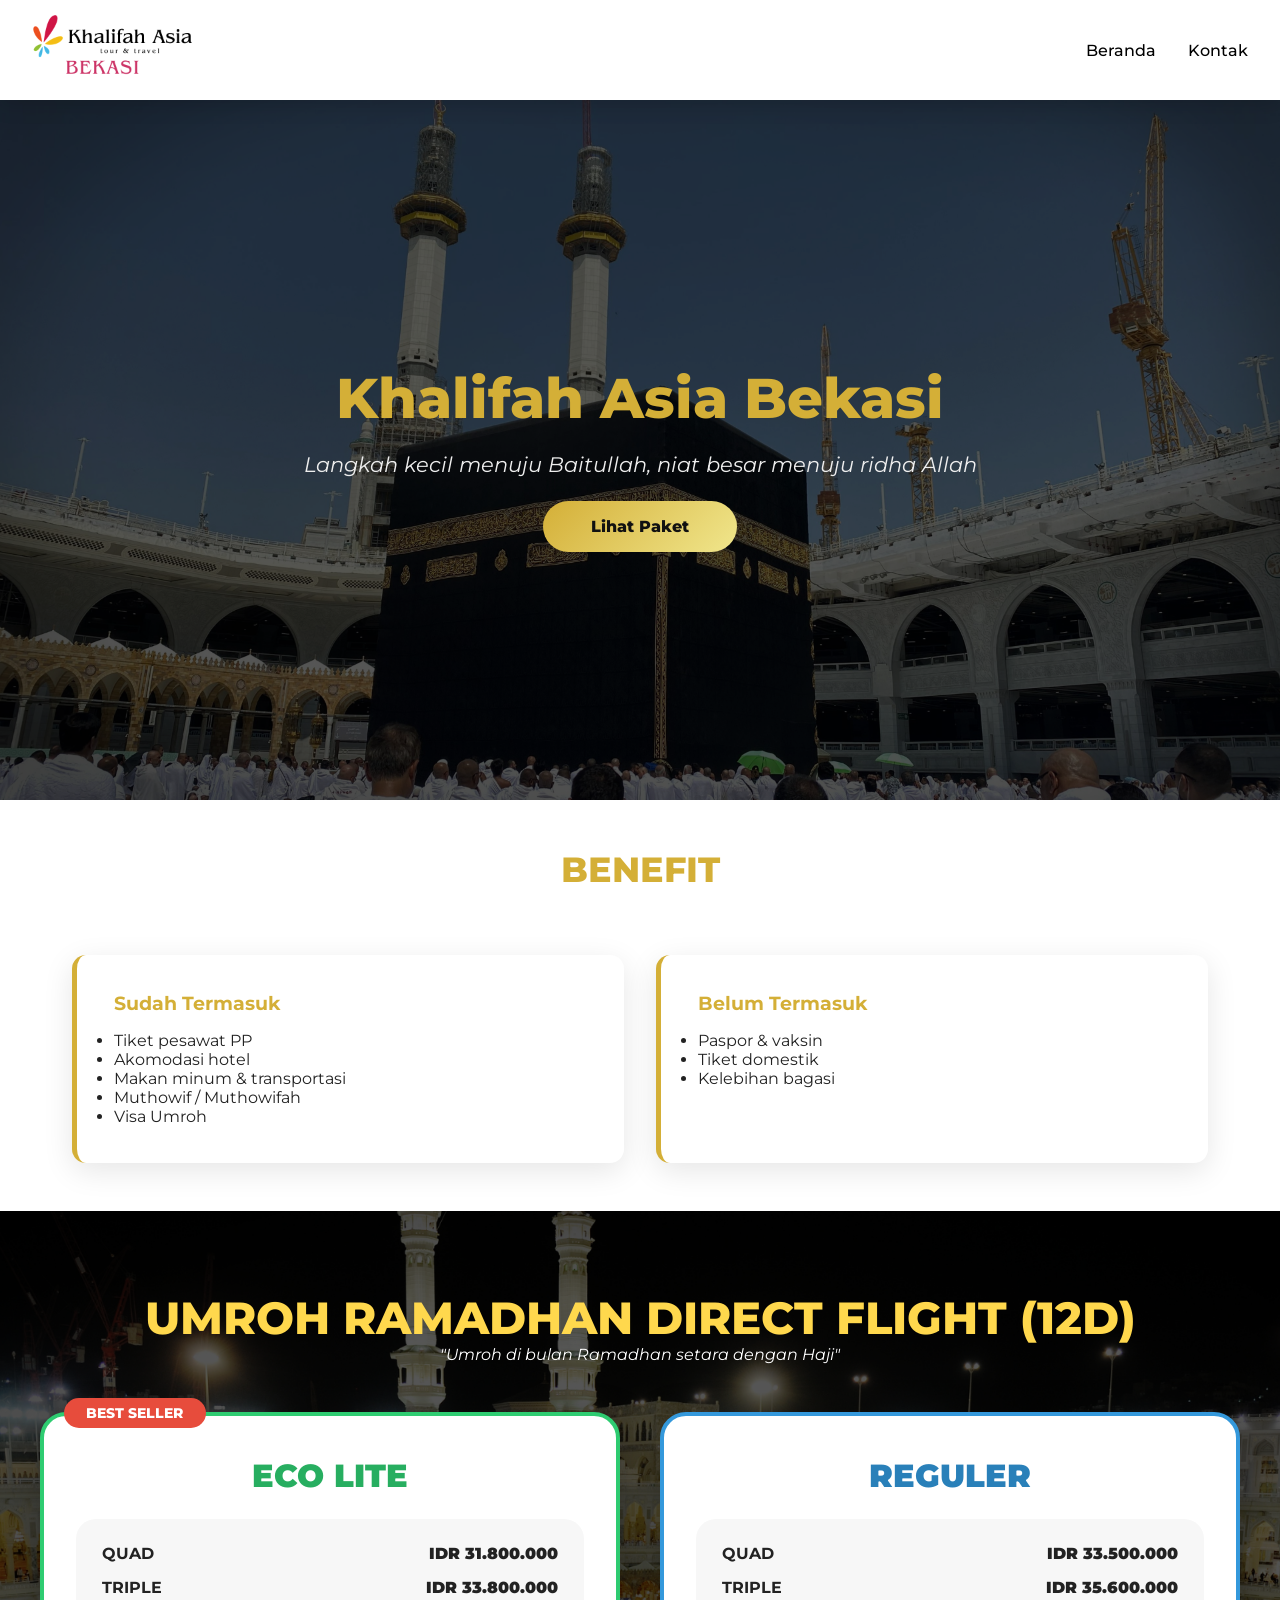
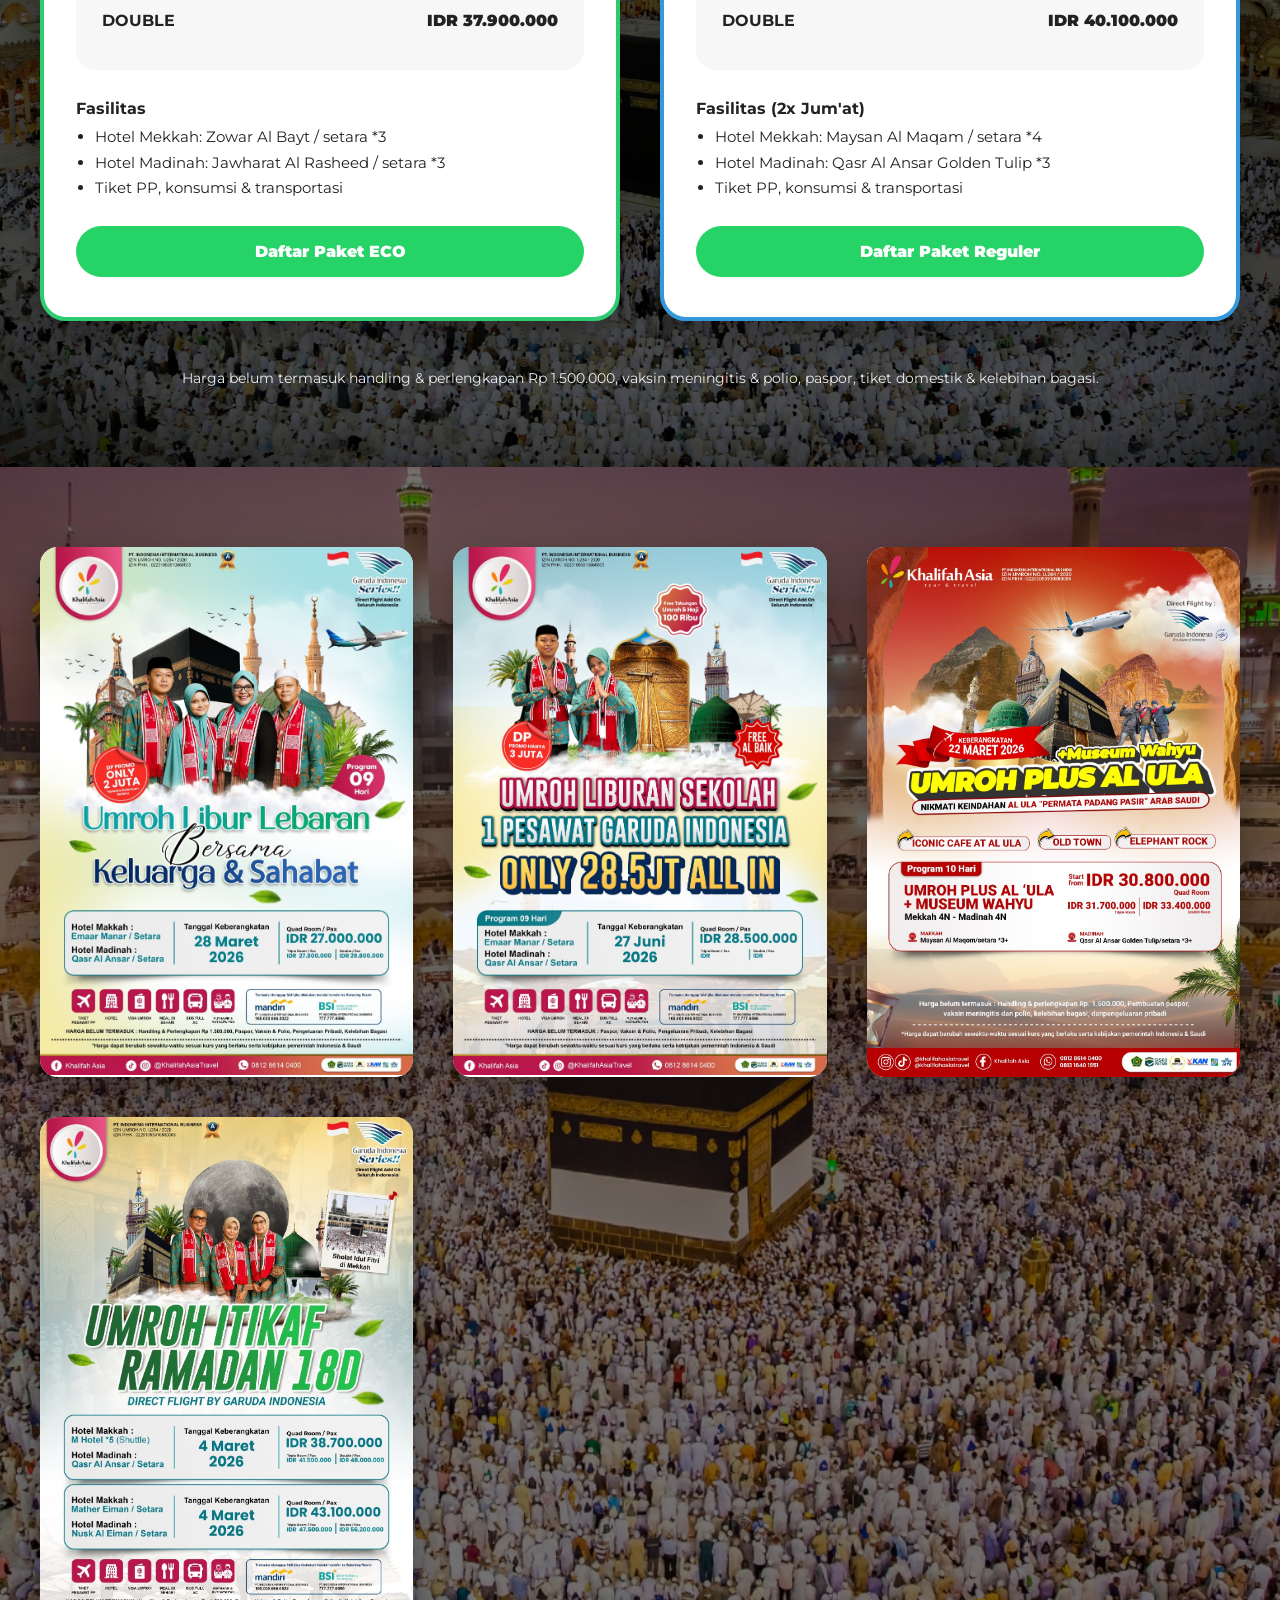
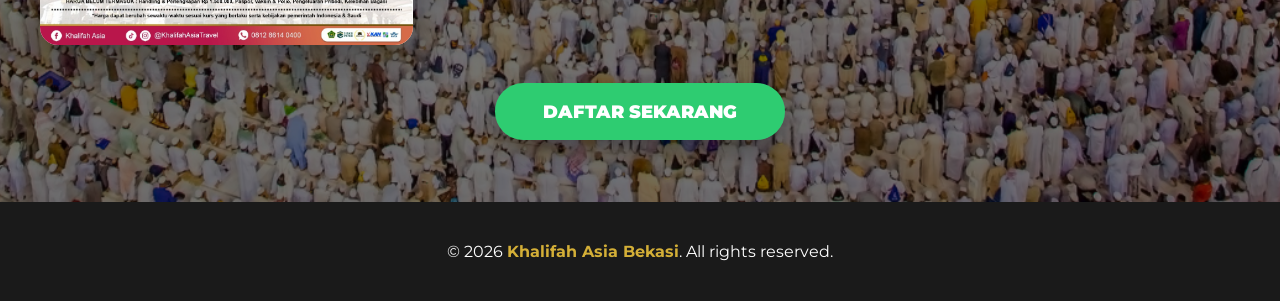
<file: index.html>
<!DOCTYPE html>
<html lang="id">
<head>
<meta charset="UTF-8">
<meta name="viewport" content="width=device-width, initial-scale=1.0">
<title>Khalifah Asia Bekasi</title>
<link rel="icon" type="image/png" href="icon.png">
<link href="https://fonts.googleapis.com/css2?family=Montserrat:wght@400;500;600;700;800&display=swap" rel="stylesheet">
<link rel="stylesheet" type="text/css" href="style.css">
</head>

<body>

<header>
<nav>
    <div class="logo">
        <img src="Khalifah Bekasi.png" alt="Khalifah Logo">
    </div>
    <ul class="nav-links">
        <li><a href="index.html">Beranda</a></li>
        <li><a href="https://wa.me/62817843531">Kontak</a></li>
    </ul>
</nav>
</header>

<section class="hero-home" id="home">
    <div class="content">
        <h1>Khalifah Asia Bekasi</h1>
        <p>Langkah kecil menuju Baitullah, niat besar menuju ridha Allah</p>
        <a href="#paket" class="btn">Lihat Paket</a>
    </div>
</section>

<h2 class="benefit-title">BENEFIT</h2>

<section class="features">
    <div class="feature-card">
        <h3>Sudah Termasuk</h3>
        <ul>
            <li>Tiket pesawat PP</li>
            <li>Akomodasi hotel</li>
            <li>Makan minum & transportasi</li>
            <li>Muthowif / Muthowifah</li>
            <li>Visa Umroh</li>
        </ul>
    </div>

    <div class="feature-card">
        <h3>Belum Termasuk</h3>
        <ul>
            <li>Paspor & vaksin</li>
            <li>Tiket domestik</li>
            <li>Kelebihan bagasi</li>
        </ul>
    </div>
</section>

<section class="poster-paket" id="paket">
  <div class="poster-title">
    <h2>UMROH RAMADHAN DIRECT FLIGHT (12D)</h2>
    <p>"Umroh di bulan Ramadhan setara dengan Haji"</p>
  </div>

  <div class="poster-grid">

    <div class="poster-box eco">
      <span class="poster-badge">BEST SELLER</span>
      <div class="poster-name">ECO LITE</div>

      <div class="poster-price">
        <div class="poster-row"><span>QUAD</span><span>IDR 31.800.000</span></div>
        <div class="poster-row"><span>TRIPLE</span><span>IDR 33.800.000</span></div>
        <div class="poster-row"><span>DOUBLE</span><span>IDR 37.900.000</span></div>
      </div>

      <div class="poster-fasilitas">
        <h4>Fasilitas</h4>
        <ul>
          <li>Hotel Mekkah: Zowar Al Bayt / setara *3</li>
          <li>Hotel Madinah: Jawharat Al Rasheed / setara *3</li>
          <li>Tiket PP, konsumsi & transportasi</li>
        </ul>
      </div>

      <a href="https://whatsform.com/_acrhg" class="poster-cta">
        Daftar Paket ECO
      </a>
    </div>

    <div class="poster-box reg">
      <div class="poster-name">REGULER</div>

      <div class="poster-price">
        <div class="poster-row"><span>QUAD</span><span>IDR 33.500.000</span></div>
        <div class="poster-row"><span>TRIPLE</span><span>IDR 35.600.000</span></div>
        <div class="poster-row"><span>DOUBLE</span><span>IDR 40.100.000</span></div>
      </div>

      <div class="poster-fasilitas">
        <h4>Fasilitas (2x Jum'at)</h4>
        <ul>
          <li>Hotel Mekkah: Maysan Al Maqam / setara *4</li>
          <li>Hotel Madinah: Qasr Al Ansar Golden Tulip *3</li>
          <li>Tiket PP, konsumsi & transportasi</li>
        </ul>
      </div>

      <a href="https://whatsform.com/ksay28" class="poster-cta">
        Daftar Paket Reguler
      </a>
    </div>

  </div>

  <div class="poster-note">
    Harga belum termasuk handling & perlengkapan Rp 1.500.000, vaksin meningitis & polio,
    paspor, tiket domestik & kelebihan bagasi.
  </div>

</section>


<section class="other-paket">

  <div class="other-grid">

    <div class="other-card">
      <img src="umrohliburanlebaran.jpeg" alt="Umroh Libur Lebaran">
    </div>

    <div class="other-card">
      <img src="umrah liburan sekolah.jpeg" alt="Umroh Liburan Sekolah">
    </div>

    <div class="other-card">
      <img src="umrohplus auula.jpeg" alt="Umroh Plus Al Ula">
    </div>

    <div class="other-card">
      <img src="umrah ikhtikaf.jpeg" alt="Umroh ikhtikaf">
    </div>

  </div>

  <div class="other-cta">
    <a href="https://whatsform.com/ivhFq4">DAFTAR SEKARANG</a>
  </div>

</section>

<footer>
    <p>&copy; 2026 <span>Khalifah Asia Bekasi</span>. All rights reserved.</p>
</footer>
</body>
</html>
</file>
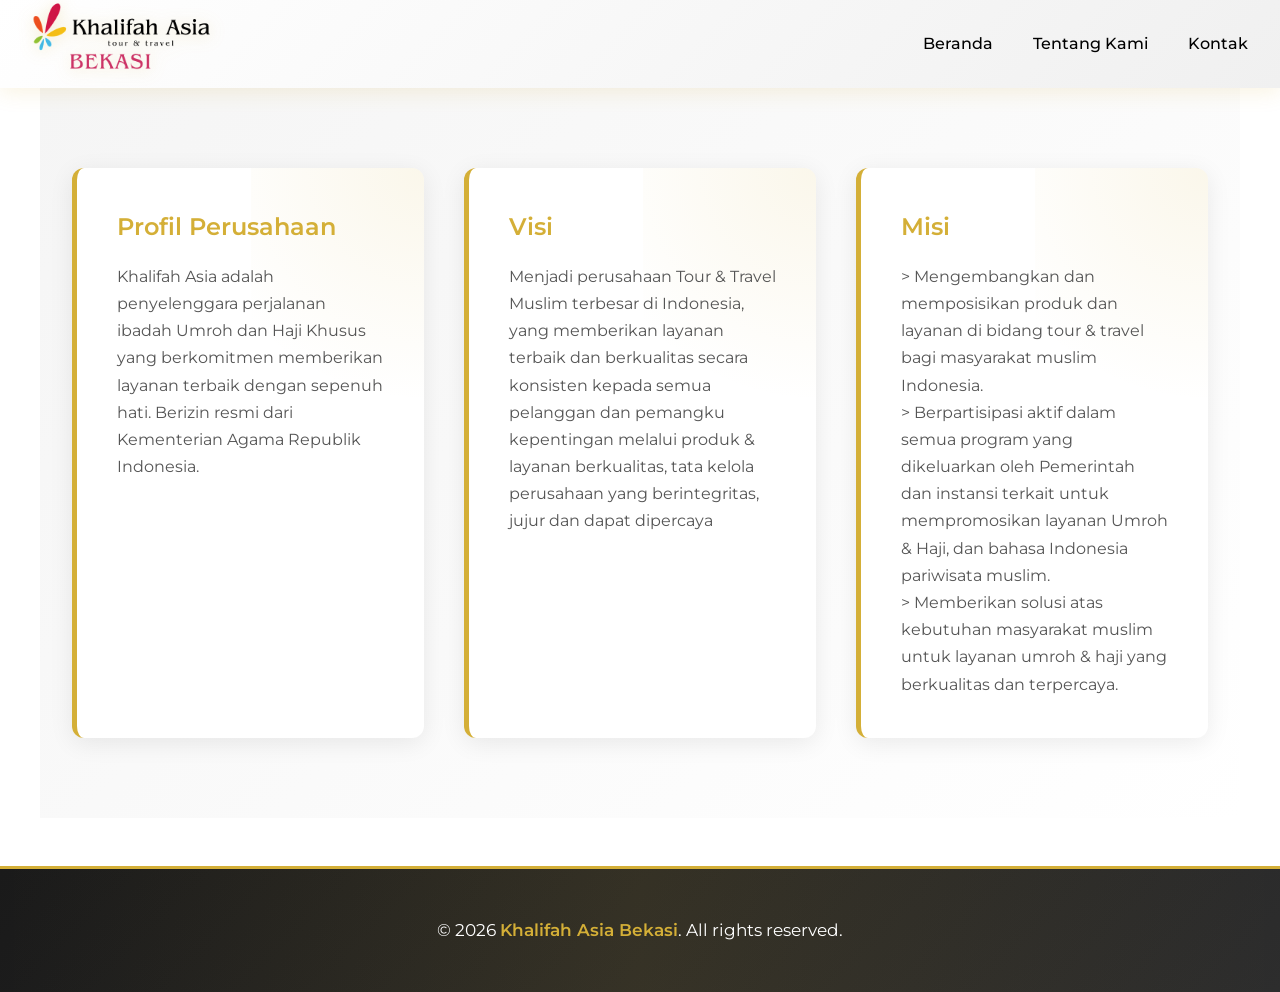
<file: tentang.html>
<!DOCTYPE html>
<html lang="en">
<head>
    <meta charset="UTF-8">
    <meta name="viewport" content="width=device-width, initial-scale=1.0">
    <title>Khalifah Asia Bekasi</title>
    <link rel="icon" type="image/png" href="icon.png">
    <link rel="preconnect" href="https://fonts.googleapis.com">
    <link rel="preconnect" href="https://fonts.gstatic.com" crossorigin>
    <link href="https://fonts.googleapis.com/css2?family=Montserrat:wght@400;500;700&display=swap" rel="stylesheet">
    <style>
        * {
            margin: 0;
            padding: 0;
            box-sizing: border-box;
        }

        body {
            font-family: 'Montserrat', sans-serif;
            color: #333;
            line-height: 1.6;
            scroll-behavior: smooth;
        }

        header {
            background: linear-gradient(135deg, #ffffff 0%, #f0f0f0 100%);
            padding: 1.2rem 0;
            position: sticky;
            top: 0;
            box-shadow: 0 4px 20px rgba(212, 175, 55, 0.15);
            z-index: 100;
            backdrop-filter: blur(10px);
        }

        nav {
            display: flex;
            justify-content: space-between;
            align-items: center;
            max-width: 1400px;
            margin: 0 auto;
            padding: 0 2rem;
            height: 50px;
        }

        .logo img {
            height: 100px;
            filter: drop-shadow(0 2px 8px rgba(212, 175, 55, 0.3));
            transition: transform 0.3s ease;
        }

        .logo img:hover {
            transform: scale(1.05);
        }

        .nav-links {
            display: flex;
            list-style: none;
            gap: 2.5rem;
        }

        .nav-links a {
            color: #000000;
            text-decoration: none;
            transition: all 0.3s ease;
            font-weight: 500;
            position: relative;
            padding-bottom: 0.5rem;
        }

        .nav-links a::after {
            content: '';
            position: absolute;
            bottom: 0;
            left: 0;
            width: 0;
            height: 2px;
            background: linear-gradient(90deg, #d4af37, #f0e68c);
            transition: width 0.3s ease;
        }

        .nav-links a:hover::after {
            width: 100%;
        }

        .nav-links a:hover {
            color: #d4af37;
        }

        .hero {
            background: linear-gradient(135deg, rgba(212, 175, 55, 0.1) 0%, rgba(240, 230, 140, 0.05) 100%), url('khalifahbg.png') no-repeat center center/cover;
            color: rgb(255, 255, 255);
            padding: 10rem 2rem;
            text-align: center;
            min-height: 700px;
            display: flex;
            align-items: center;
            justify-content: center;
            position: relative;
            overflow: hidden;
        }

        .hero::before {
            content: '';
            position: absolute;
            top: 0;
            left: 0;
            right: 0;
            bottom: 0;
            background: radial-gradient(circle at 20% 50%, rgba(212, 175, 55, 0.1) 0%, transparent 50%);
            animation: float 6s ease-in-out infinite;
        }

        .hero-content {
            position: relative;
            z-index: 2;
            animation: fadeInUp 0.8s ease;
        }

        .hero-content h1 {
            font-size: 3.5rem;
            margin-bottom: 1.5rem;
            background: linear-gradient(135deg, #d4af37, #f0e68c);
            -webkit-background-clip: text;
            -webkit-text-fill-color: transparent;
            background-clip: text;
            font-weight: 700;
            letter-spacing: 1px;
        }

        .hero-content p {
            font-size: 1.4rem;
            margin-bottom: 2.5rem;
            color: #e8e8e8;
            font-style: italic;
            letter-spacing: 0.5px;
            text-shadow: 0 2px 10px rgba(0, 0, 0, 0.3);
        }

        .btn {
            display: inline-block;
            background: linear-gradient(135deg, #d4af37 0%, #f0e68c 100%);
            color: #1a1a1a;
            padding: 1rem 3rem;
            text-decoration: none;
            border-radius: 50px;
            font-weight: bold;
            transition: all 0.3s ease;
            text-transform: uppercase;
            letter-spacing: 1.5px;
            box-shadow: 0 5px 20px rgba(212, 175, 55, 0.4);
            position: relative;
            overflow: hidden;
        }

        .btn::before {
            content: '';
            position: absolute;
            top: 0;
            left: -100%;
            width: 100%;
            height: 100%;
            background: rgba(255, 255, 255, 0.3);
            transition: left 0.3s ease;
        }

        .btn:hover::before {
            left: 100%;
        }

        .btn:hover {
            transform: translateY(-4px);
            box-shadow: 0 10px 30px rgba(212, 175, 55, 0.6);
        }

        .features {
            background: linear-gradient(135deg, #f5f5f5 0%, #ffffff 100%);
            padding: 5rem 2rem;
            max-width: 1200px;
            margin: 0 auto;
            display: grid;
            grid-template-columns: repeat(auto-fit, minmax(300px, 1fr));
            gap: 2.5rem;
            position: relative;
        }

        .feature-card {
            background: white;
            padding: 2.5rem;
            border-radius: 12px;
            border-left: 5px solid #d4af37;
            box-shadow: 0 5px 25px rgba(0, 0, 0, 0.08);
            transition: all 0.3s ease;
            position: relative;
            overflow: hidden;
        }

        .feature-card::before {
            content: '';
            position: absolute;
            top: -50%;
            right: -50%;
            width: 100%;
            height: 100%;
            background: radial-gradient(circle, rgba(212, 175, 55, 0.1) 0%, transparent 70%);
            transition: all 0.3s ease;
        }

        .feature-card:hover::before {
            top: -10%;
            right: -10%;
        }

        .feature-card:hover {
            transform: translateY(-12px);
            box-shadow: 0 20px 50px rgba(212, 175, 55, 0.3);
        }

        .feature-card h3 {
            color: #d4af37;
            margin-bottom: 1rem;
            font-size: 1.5rem;
            font-weight: 600;
            position: relative;
            z-index: 1;
        }

        .feature-card p {
            color: #555;
            font-size: 1rem;
            line-height: 1.7;
            position: relative;
            z-index: 1;
        }

        footer {
            background: linear-gradient(135deg, #1a1a1a 0%, #2d2d2d 100%);
            color: white;
            text-align: center;
            padding: 3rem 2rem;
            margin-top: 3rem;
            border-top: 3px solid #d4af37;
            position: relative;
            overflow: hidden;
        }

        footer::before {
            content: '';
            position: absolute;
            top: 0;
            left: 0;
            right: 0;
            bottom: 0;
            background: linear-gradient(90deg, transparent, rgba(212, 175, 55, 0.1), transparent);
            animation: shimmer 3s infinite;
        }

        footer p {
            margin: 0;
            font-size: 1.05rem;
            position: relative;
            z-index: 1;
        }

        footer span {
            color: #d4af37;
            font-weight: 600;
        }

        @keyframes fadeInUp {
            from {
                opacity: 0;
                transform: translateY(20px);
            }
            to {
                opacity: 1;
                transform: translateY(0);
            }
        }

        @keyframes float {
            0%, 100% {
                transform: translateY(0px);
            }
            50% {
                transform: translateY(20px);
            }
        }

        @keyframes shimmer {
            0% {
                left: -100%;
            }
            100% {
                left: 100%;
            }
        }

        @media (max-width: 768px) {
            .hero-content h1 {
                font-size: 2.2rem;
            }

            .hero-content p {
                font-size: 1.1rem;
            }

            .nav-links {
                gap: 1.5rem;
            }
        }
    </style>
</head>
<body>
    <header>
        <nav>
            <div class="logo"><img src="Khalifah Bekasi.png" alt="Khalifah icon"></div>
            <ul class="nav-links">
                <li><a href="index.html">Beranda</a></li>
                <li><a href="tentang.html">Tentang Kami</a></li>
                <li><a href="https://wa.me/62817843531">Kontak</a></li>
            </ul>
        </nav>
    </header>
    
    <section class="features" id="features">
        <div class="feature-card">
            <h3>Profil Perusahaan</h3>
            <p>Khalifah Asia adalah penyelenggara perjalanan ibadah Umroh dan Haji Khusus yang berkomitmen memberikan layanan terbaik dengan sepenuh hati. Berizin resmi dari Kementerian Agama Republik Indonesia.</p>
        </div>
        <div class="feature-card">
            <h3>Visi</h3>
            <p>Menjadi perusahaan Tour & Travel Muslim terbesar di Indonesia, yang memberikan layanan terbaik dan berkualitas secara konsisten kepada semua pelanggan dan pemangku kepentingan melalui produk & layanan berkualitas, tata kelola perusahaan yang berintegritas, jujur dan dapat dipercaya</p>
        </div>
        <div class="feature-card">
            <h3>Misi</h3>
            <p>> Mengembangkan dan memposisikan produk dan layanan di bidang tour & travel bagi masyarakat muslim Indonesia.</p>
            <p>> Berpartisipasi aktif dalam semua program yang dikeluarkan oleh Pemerintah dan instansi terkait untuk mempromosikan layanan Umroh & Haji, dan bahasa Indonesia pariwisata muslim.</p>
            <p>> Memberikan solusi atas kebutuhan masyarakat muslim untuk layanan umroh & haji yang berkualitas dan terpercaya.</p>
        </div>
    </section>
    
    <footer id="contact">
        <p>&copy; 2026 <span>Khalifah Asia Bekasi</span>. All rights reserved.</p>
    </footer>
</body>
</html>
</file>
<file: style.css>
*{
    margin:0;
    padding:0;
    box-sizing:border-box;
}

body{
    font-family:'Montserrat',sans-serif;
    color:#222;
    scroll-behavior:smooth;
}

header{
    background:#fff;
    position:sticky;
    top:0;
    z-index:100;
    box-shadow:0 4px 20px rgba(0,0,0,.15);
}

nav{
    display:flex;
    justify-content:space-between;
    align-items:center;
    max-width:1400px;
    margin:auto;
    padding:0 2rem;
    height:100px;
}

.logo img{
    height:90px;
}

.nav-links{
    list-style:none;
    display:flex;
    gap:2rem;
}

.nav-links a{
    text-decoration:none;
    color:#000;
    font-weight:500;
    position:relative;
    padding-bottom:.4rem;
}

.nav-links a::after{
    content:'';
    position:absolute;
    bottom:0;
    left:0;
    width:0;
    height:2px;
    background:#d4af37;
    transition:.2s;
}

.nav-links a:hover::after{
    width:100%;
}

.nav-links a:hover{
    color:#d4af37;
}

.hero-home{
    background:url('khalifahbg.png') center/cover no-repeat;
    min-height:700px;
    display:flex;
    align-items:center;
    justify-content:center;
    text-align:center;
    position:relative;
}

.hero-home::after{
    content:'';
    position:absolute;
    inset:0;
    background:rgba(0,0,0,.45);
}

.hero-home .content{
    position:relative;
    z-index:2;
}

.hero-home h1{
    font-size:3.5rem;
    color:#d4af37;
    font-weight:800;
}

.hero-home p{
    font-size:1.3rem;
    color:#eee;
    margin:1.2rem 0 2.5rem;
    font-style:italic;
}

.btn{
    background:linear-gradient(135deg,#d4af37,#f0e68c);
    color:#111;
    padding:1rem 3rem;
    border-radius:50px;
    text-decoration:none;
    font-weight:800;
    transition:.3s;
}

.btn:hover{
    transform:translateY(-4px);
}

.benefit-title{
    text-align:center;
    margin:3rem 0 1rem;
    color:#d4af37;
    font-size:2.2rem;
    font-weight:800;
}

.features{
    max-width:1200px;
    margin:auto;
    padding:3rem 2rem;
    display:grid;
    grid-template-columns:repeat(auto-fit,minmax(300px,1fr));
    gap:2rem;
}

.feature-card{
    background:#fff;
    padding:2.3rem;
    border-radius:14px;
    border-left:5px solid #d4af37;
    box-shadow:0 8px 30px rgba(0,0,0,.1);
}

.feature-card h3{
    color:#d4af37;
    margin-bottom:1rem;
}

.poster-paket {
    background:
      linear-gradient(rgba(0,0,0,.55), rgba(0,0,0,.55)),
      url('khalifahbgpaket.png') center/cover no-repeat;
    padding:5rem 2rem;
}

.poster-title {
    text-align:center;
    color:#fff;
    margin-bottom:3rem;
}

.poster-title h2 {
    font-size:2.8rem;
    color:#ffd84d;
    font-weight:800;
}

.poster-title .date {
    display:inline-block;
    margin:1rem 0;
    background:#e74c3c;
    padding:.6rem 1.6rem;
    border-radius:50px;
    font-weight:700;
}

.poster-title p {
    font-style:italic;
}

.poster-grid {
    max-width:1200px;
    margin:auto;
    display:grid;
    grid-template-columns:repeat(auto-fit,minmax(320px,1fr));
    gap:2.5rem;
}

.poster-box {
    background:#fff;
    border-radius:26px;
    padding:2.5rem 2rem;
    box-shadow:0 18px 45px rgba(0,0,0,.35);
    position:relative;
}

.poster-box.eco { border:4px solid #2ecc71; }
.poster-box.reg { border:4px solid #3498db; }

.poster-badge {
    position:absolute;
    top:-18px;
    left:20px;
    background:#e74c3c;
    color:#fff;
    padding:.45rem 1.4rem;
    border-radius:50px;
    font-weight:800;
    font-size:.85rem;
}

.poster-name {
    text-align:center;
    font-size:2rem;
    font-weight:900;
    margin-bottom:1.5rem;
}

.poster-box.eco .poster-name { color:#27ae60; }
.poster-box.reg .poster-name { color:#2980b9; }

.poster-price {
    background:#f7f7f7;
    border-radius:20px;
    padding:1.6rem;
    margin-bottom:1.8rem;
}

.poster-row {
    display:flex;
    justify-content:space-between;
    margin-bottom:.9rem;
    font-weight:700;
}

.poster-row span:last-child {
    font-weight:900;
}

.poster-fasilitas h4 {
    margin-bottom:.6rem;
}

.poster-fasilitas ul {
    padding-left:1.2rem;
    font-size:.95rem;
}

.poster-fasilitas li {
    margin-bottom:.4rem;
}

.poster-cta {
    display:block;
    margin-top:1.8rem;
    text-align:center;
    background:#25D366;
    color:#fff;
    padding:1rem;
    border-radius:50px;
    font-weight:900;
    text-decoration:none;
}

.poster-note {
    margin-top:3rem;
    text-align:center;
    font-size:.9rem;
    color:#eee;
}


footer{
    background:#1a1a1a;
    color:#fff;
    text-align:center;
    padding:2.5rem 1rem;
}

footer span{
    color:#d4af37;
    font-weight:700;
}

.other-paket{
    background:
      linear-gradient(rgba(0,0,0,.55), rgba(0,0,0,.55)),
      url('bismillahumroh.png') center/cover no-repeat;
    padding:5rem 2rem;
}

.other-grid{
    max-width:1200px;
    margin:auto;
    display:grid;
    grid-template-columns:repeat(auto-fit,minmax(280px,1fr));
    gap:2.5rem;
}

.other-card{
    background:#fff;
    border-radius:18px;
    overflow:hidden;
    box-shadow:0 15px 40px rgba(0,0,0,.35);
    transition:.3s ease;
}

.other-card:hover{
    transform:translateY(-8px);
}

.other-card img{
    width:100%;
    height:auto;
    display:block;
}

.other-cta{
    margin-top:3.5rem;
    text-align:center;
}

.other-cta a{
    background:#2ecc71;
    color:#fff;
    padding:1.1rem 3rem;
    font-size:1.1rem;
    border-radius:50px;
    font-weight:900;
    text-decoration:none;
    box-shadow:0 10px 25px rgba(0,0,0,.35);
}

.other-cta a:hover{
    background:#27ae60;
}

@media(max-width:768px){
    .hero-home h1{
        font-size:2.2rem;
    }

    
}
@keyframes fadeIn {
    from {
        opacity: 0;
    }
    to {
        opacity: 1;
    }
}

.hero-home {
    animation: fadeIn 1s ease-in-out;
}

.feature-card {
    animation: fadeIn 1s ease-in-out;
}

.other-card {
    animation: fadeIn 1s ease-in-out;
}
</file>
